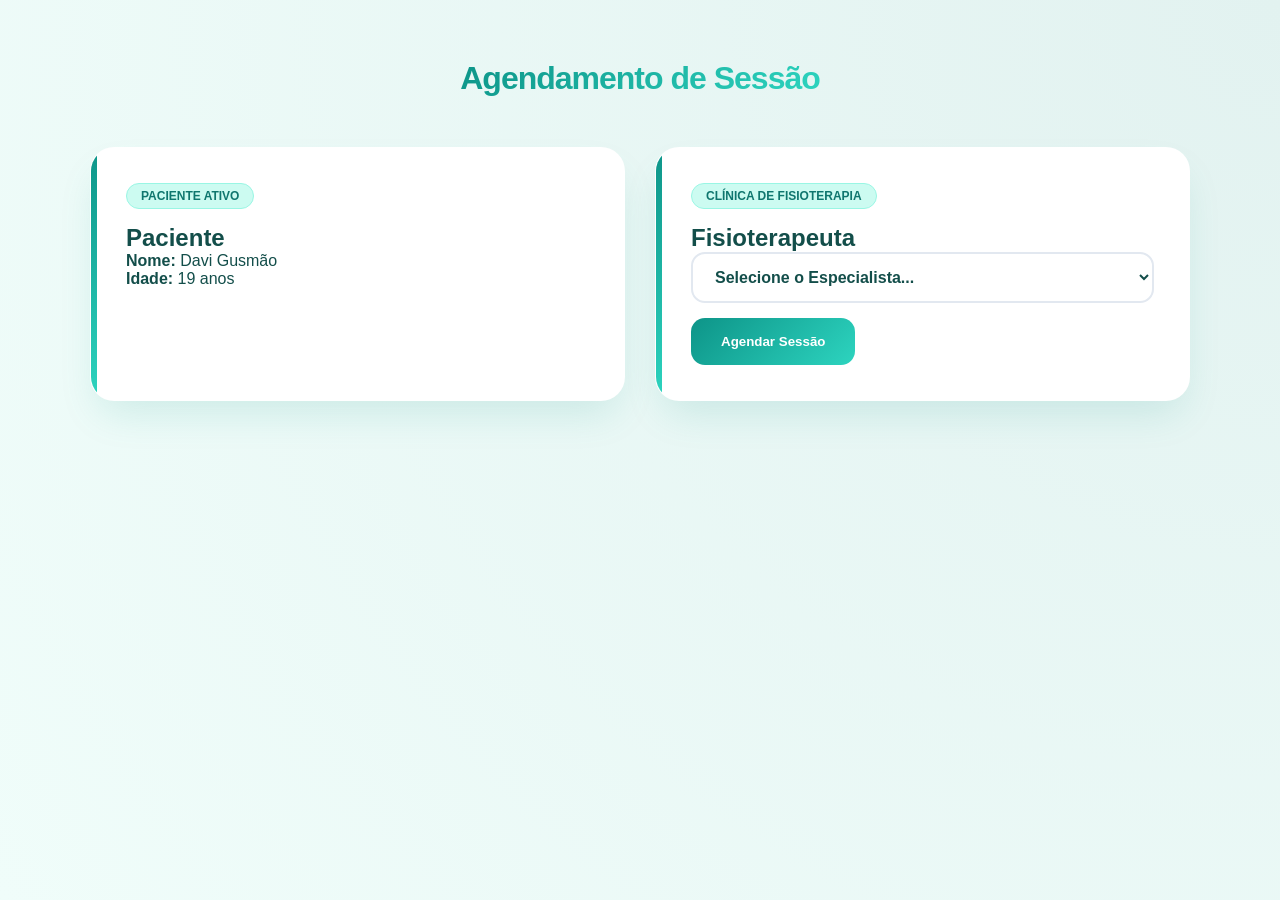
<file: ClinicaProject/src/Clinica.Web/index.html>
<!DOCTYPE html>
<html lang="pt-br">
<head>
    <meta charset="UTF-8">
    <meta name="viewport" content="width=device-width, initial-scale=1.0">
    <link rel="stylesheet" href="index.css">
    <script src="./index.js" defer></script>
    <title>FisioPlan - Agendamento</title>
</head>
<body>
    <!-- Fundo decorativo sutil -->
    <div class="background-decor"></div>
    
    <div class="titulo-pagina">Agendamento de Sessão</div>

    <main class="Agendamento">
        <!-- Card Paciente -->
        <section class="card-info">
            <div class="badge-status">Paciente Ativo</div>
            <h2>Paciente</h2>
            <div class="dados-pessoais">
                <p><strong>Nome:</strong> <span id="nomePaciente">Davi Gusmão</span></p>
                <p><strong>Idade:</strong> 19 anos</p>
            </div>
        </section>

        <!-- Card Seleção de Fisioterapeuta -->
        <section class="card-info terapeuta">
            <div class="badge-status">Clínica de Fisioterapia</div>
            <h2>Fisioterapeuta</h2>
            <div class="acao-grupo">
                <select id="selectTerapeutaPrincipal" class="input-moderno">
                    <option value="">Selecione o Especialista...</option>
                    <option value="Dr. Davi Gusmão (Fisioterapia Esportiva)">Dr. Davi Gusmão (Fisioterapia Esportiva)</option>
                    <option value="Dra. Ana Freitas (RPG / Pilates)">Dra. Ana Freitas (RPG / Pilates)</option>
                    <option value="Dr. Adolfo Martins (Ortopedia)">Dr. Adolfo Martins (Ortopedia)</option>
                    <option value="Dra. Nubia Andrade (Neurofuncional)">Dra. Nubia Andrade (Neurofuncional)</option>
                </select>
                <button id="btnAbrir" class="btn-primario">Agendar Sessão</button>
            </div>
        </section>

        <!-- Modal de Agendamento (Popup) -->
        <dialog id="modalAgenda" class="modal-moderno">
            <!-- TOAST DE ERRO MOVIDO PARA DENTRO (Evita o borrão do backdrop) -->
            <div id="toastErro" class="toast-interno">
                <span style="font-size: 1.2rem;">⚠️</span>
                <div>
                    <strong style="display:block; color:#ef4444; font-size: 0.8rem;">Atenção</strong>
                    <p id="mensagemErro" style="margin:0; color:#64748b; font-size:0.85rem; font-weight: 600;">Mensagem de erro aqui...</p>
                </div>
            </div>

            <div class="modal-header">
                <h2>Nova Sessão</h2>
            </div>
            <div class="modal-body">
                <div class="passo">
                    <label>1. Profissional Responsável</label>
                    <select id="selectTerapeuta" class="input-moderno">
                        <option value="">Selecione...</option>
                        <option value="Dr. Davi Gusmão (Fisioterapia Esportiva)">Dr. Davi Gusmão (Fisioterapia Esportiva)</option>
                        <option value="Dra. Ana Freitas (RPG / Pilates)">Dra. Ana Freitas (RPG / Pilates)</option>
                        <option value="Dr. Adolfo Martins (Ortopedia)">Dr. Adolfo Martins (Ortopedia)</option>
                        <option value="Dra. Nubia Andrade (Neurofuncional)">Dra. Nubia Andrade (Neurofuncional)</option>
                    </select>
                </div>
                <div class="passo">
                    <label>2. Data do Atendimento</label>
                    <input type="date" id="dataAgendamento" class="input-moderno">
                </div>
                <div class="passo">
                    <label>3. Horários de Reabilitação</label>
                    <div id="containerHorarios" class="horarios-grid">
                        <!-- Gerado dinamicamente pelo JS -->
                    </div>
                </div>
            </div>
            <div class="modal-footer" style="padding: 0 35px 35px; display: flex; gap: 15px;">
                <button id="btnFechar" class="btn-primario" style="background: #f1f5f9; color: #5f7d7b; flex: 1;">Cancelar</button>
                <button id="confirmarAgendamento" class="btn-primario" style="flex: 1.5;">Confirmar Sessão</button>
            </div>
        </dialog>

        <!-- Modal de Sucesso -->
        <dialog id="modalSucesso" class="modal-moderno success-variant">
            <div class="icon-check">✓</div>
            <h2>Sessão Confirmada!</h2>
            <div id="dadosConfirmados" class="resumo-sucesso">
                <!-- Informações injetadas pelo JS -->
            </div>
            <div style="padding: 0 35px 35px;">
                <button onclick="location.reload()" class="btn-primario" style="width: 100%;">Voltar ao Início</button>
            </div>
        </dialog>
    </main>
</body>
</html>
</file>
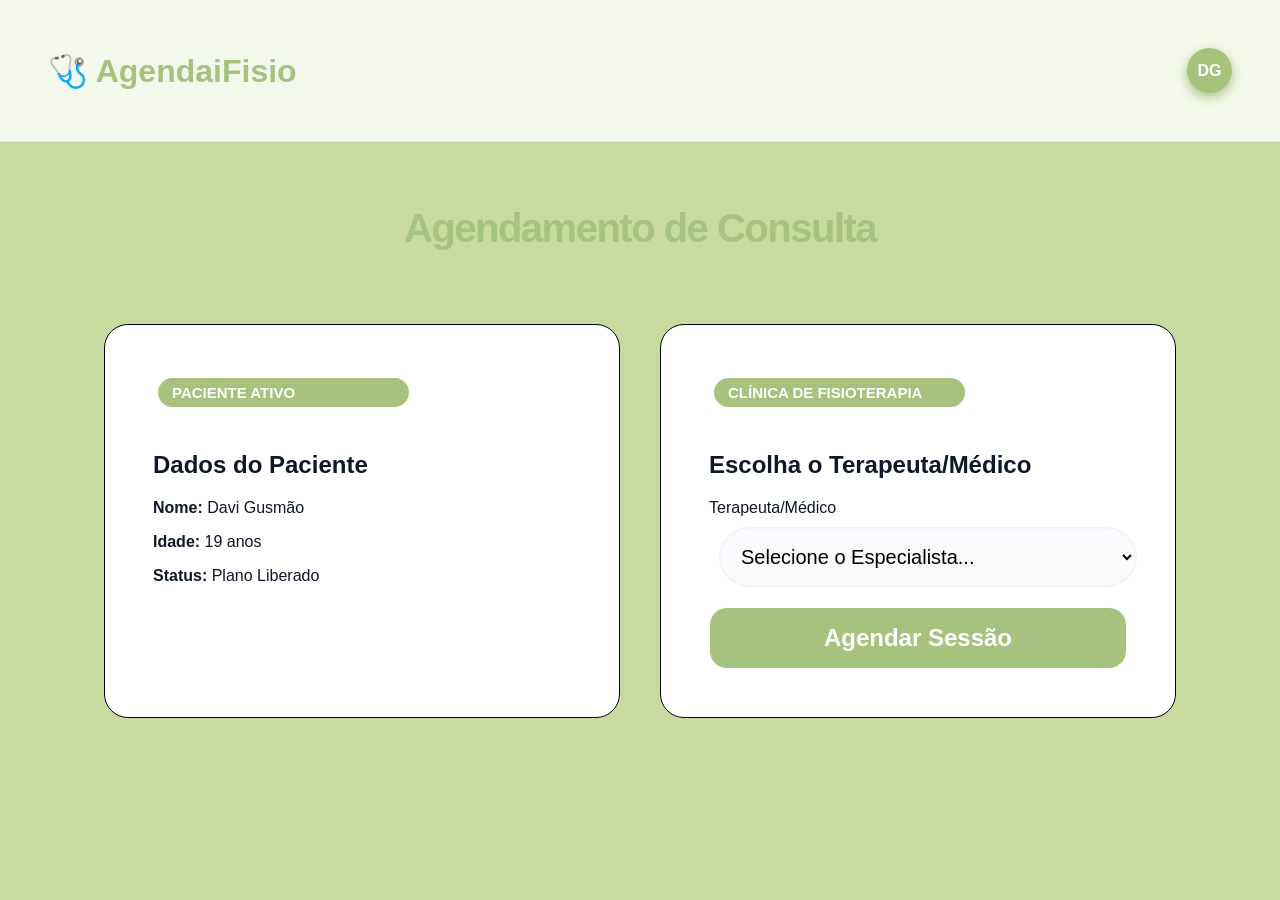
<file: ClinicaProject/src/Clinica.Web/Tela de Agendamento/index.html>
<!DOCTYPE html>
<html lang="pt-br">
<head>
    <meta charset="UTF-8">
    <meta name="viewport" content="width=device-width, initial-scale=1.0">
    <title>Agendar Sessão - AgendaiFisio</title>
    <link rel="stylesheet" href="index.css">
</head>
<body>

    <!-- Header com Menu de Conta -->
    <header class="navbar">
        <div class="logo">🩺 AgendaiFisio</div>
        
        <div class="perfil-container" id="perfilMenu">
            <div class="avatar">DG</div>
            <div class="dropdown-conta">
                <div class="user-header">
                    <strong>Davi Gusmão</strong>
                    <span>davigusmao@email.com</span>
                </div>
                <hr>
                <a href="TelaPaciente.html">👤 Meus Dados</a>
                <a href="TelaPaciente.html">📅 Minhas Consultas</a>
                <a href="login.html" class="logout">🚪 Sair</a>
            </div>
        </div>
    </header>

    <main class="container-agendamento">
        <h1 class="titulo-sessao">Agendamento de Consulta</h1>

        <div class="cards-grid">
            <!-- Card Informativo do Paciente -->
            <article class="card-moderno card-paciente">
                <span class="badge">Paciente Ativo</span>
                <h2>Dados do Paciente</h2>
                <div class="info-paciente">
                    <p><strong>Nome:</strong> Davi Gusmão</p>
                    <p><strong>Idade:</strong> 19 anos</p>
                    <p><strong>Status:</strong> Plano Liberado</p>
                </div>
            </article>

            <!-- Card de Escolha de Profissional -->
            <article class="card-moderno card-fisioterapeuta">
                <span class="badge">Clínica de Fisioterapia</span>
                <h2>Escolha o Terapeuta/Médico</h2>
                
                <div class="campo-selecao">
                    <label for="selectFisio">Terapeuta/Médico</label>
                    <select id="selectFisio" class="select-premium">
                        <option value="" disabled selected>Selecione o Especialista...</option>
                        <option value="Dr. Davi Vinciaqui (Esportiva)">Dr. Davi Vinciaqui (Esportiva)</option>
                        <option value="Dra. Ana Caroline (Reabilitação)">Dra. Ana Caroline (Reabilitação)</option>
                        <option value="Dr. Adolfo Martins (Osteopatia)">Dr. Adolfo Martins (Osteopatia)</option>
                    </select>
                </div>

                <button id="btnAgendar" class="btn-agendar-main">Agendar Sessão</button>
            </article>
        </div>
    </main>

    <!-- POPUP 1: MARCAR HORÁRIO -->
    <dialog id="modalAgenda" class="modal-moderno">
        <div class="modal-header">
            <h2>Marcar Horário</h2>
            <!-- Clique no X agora fecha o modal corretamente -->
            <button class="btn-fechar-x" type="button" onclick="this.closest('dialog').close()">×</button>
        </div>
        <div class="modal-body">
            <div id="erroModal" class="mensagem-error-modal" style="display: none; background: #fee2e2; color: #dc2626; padding: 10px; border-radius: 8px; margin-bottom: 15px;">
                <span id="textoErroModal">⚠️ Por favor, escolha a data e o horário.</span>
            </div>

            <div class="passo">
                <label>Especialista Confirmado</label>
                <input type="text" id="modalEspecialista" class="input-premium" readonly style="background: #f1f5f9; cursor: not-allowed;">
            </div>
            <div class="passo">
                <label>Escolha o Dia</label>
                <!-- onkeydown="return false" impede digitar a data manualmente -->
                <input type="date" id="modalData" class="input-premium" onkeydown="return false" required>
            </div>
            <div class="passo">
                <label>Horários Disponíveis</label>
                <div id="gridHorarios" class="horarios-grid">
                    <!-- Gerado via JS -->
                </div>
            </div>

            <button id="btnConfirmarAgendamento" class="btn-confirmar-full" type="button">Confirmar Agendamento</button>
        </div>
    </dialog>

    <!-- POPUP 2: SUCESSO -->
    <dialog id="modalSucesso" class="modal-moderno">
        <div class="modal-body-centralizado">
            <div class="icon-sucesso" style="font-size: 4rem; margin-bottom: 1rem;">✅</div>
            <h2>Agendado com Sucesso!</h2>
            <p>Confira os detalhes da sua sessão:</p>
            
            <div class="resumo-agendamento" style="background: #f8fafc; padding: 20px; border-radius: 16px; margin: 20px 0; text-align: left; border: 1px solid #e2e8f0;">
                <p style="margin: 5px 0;"><strong>Profissional:</strong> <span id="resumoMedico">--</span></p>
                <p style="margin: 5px 0;"><strong>Data:</strong> <span id="resumoData">--</span></p>
                <p style="margin: 5px 0;"><strong>Horário:</strong> <span id="resumoHora">--</span></p>
            </div>

            <button id="btnProximoPasso" class="btn-confirmar-full" type="button">Continuar</button>
        </div>
    </dialog>
<!-- POPUP 1.5: FORMULÁRIO DE SINTOMAS (TRIAGEM) -->
<dialog id="modalTriagem" class="modal-moderno">
    <div class="modal-header">
        <h2>📋 Conte-nos o que sente</h2>
        <button class="btn-fechar-x" type="button" onclick="this.closest('dialog').close()">×</button>
    </div>
    <div class="modal-body">
        <!-- DIV DE ERRO ADICIONADA AQUI -->
        <div id="erroTriagem" class="mensagem-error-modal" style="display: none; background: #fee2e2; color: #dc2626; padding: 10px; border-radius: 8px; margin-bottom: 15px;">
            <span id="textoErroTriagem">⚠️ Por favor, descreva seus sintomas.</span>
        </div>
    </div>

        <p style="color: #64748b; margin-bottom: 15px;">Essas informações ajudam o especialista a se preparar para sua consulta.</p>
        
        <div class="passo">
               <div class="campo-selecao">
        <label for="tiposSintomas">Sintomas</label>
            <select class="select-premium" name="Sintomas">
                    <option value="" disabled selected>Selecione o seu Sintomas</option>
                    <option value="Dor de cabeça">Dor de cabeça</option>
                    <option value="Dor na  lombar">Dor na parte Lombar</option>
                    <option value="Dor nas costas ">Dor nas costas</option>
            </select>
        </div>
    </div>

        <button id="btnFinalizarTriagem" class="btn-confirmar-full" type="button" style="margin-top: 10px;">Salvar e Confirmar Agendamento</button>
    </div>
</dialog>


    <!-- POPUP 3: NAVEGAÇÃO PÓS-AGENDAMENTO -->
    <dialog id="modalNavegacao" class="modal-moderno">
        <div class="modal-body-centralizado">
            <div class="icon-pergunta" style="font-size: 4rem; margin-bottom: 1rem;">📅</div>
            <h2>O que deseja fazer?</h2>
            <p>Seu agendamento foi salvo com segurança.</p>
            
            <div class="botoes-duplos" style="display: flex; flex-direction: column; gap: 10px; margin-top: 20px;">
                <a href="../Tela Consulta Paciente/TelaPaciente.html" class="btn-confirmar-full" style="text-decoration: none; text-align: center;">Sim, ver minhas consultas</a>
                <button onclick="location.reload()" class="btn-outline-full" type="button" style="padding: 15px; border-radius: 12px; border: 2px solid #e2e8f0; background: none; cursor: pointer; font-weight: bold;">Agendar outra sessão</button>
            </div>
        </div>
    </dialog>

    <!-- TOAST DE ERRO TELA PRINCIPAL -->
    <div id="toastErro" class="toast-erro">
        <span id="msgErro">⚠️ Selecione um especialista antes de agendar.</span>
    </div>

    <script src="index.js"></script>
</body>
</html>
</file>
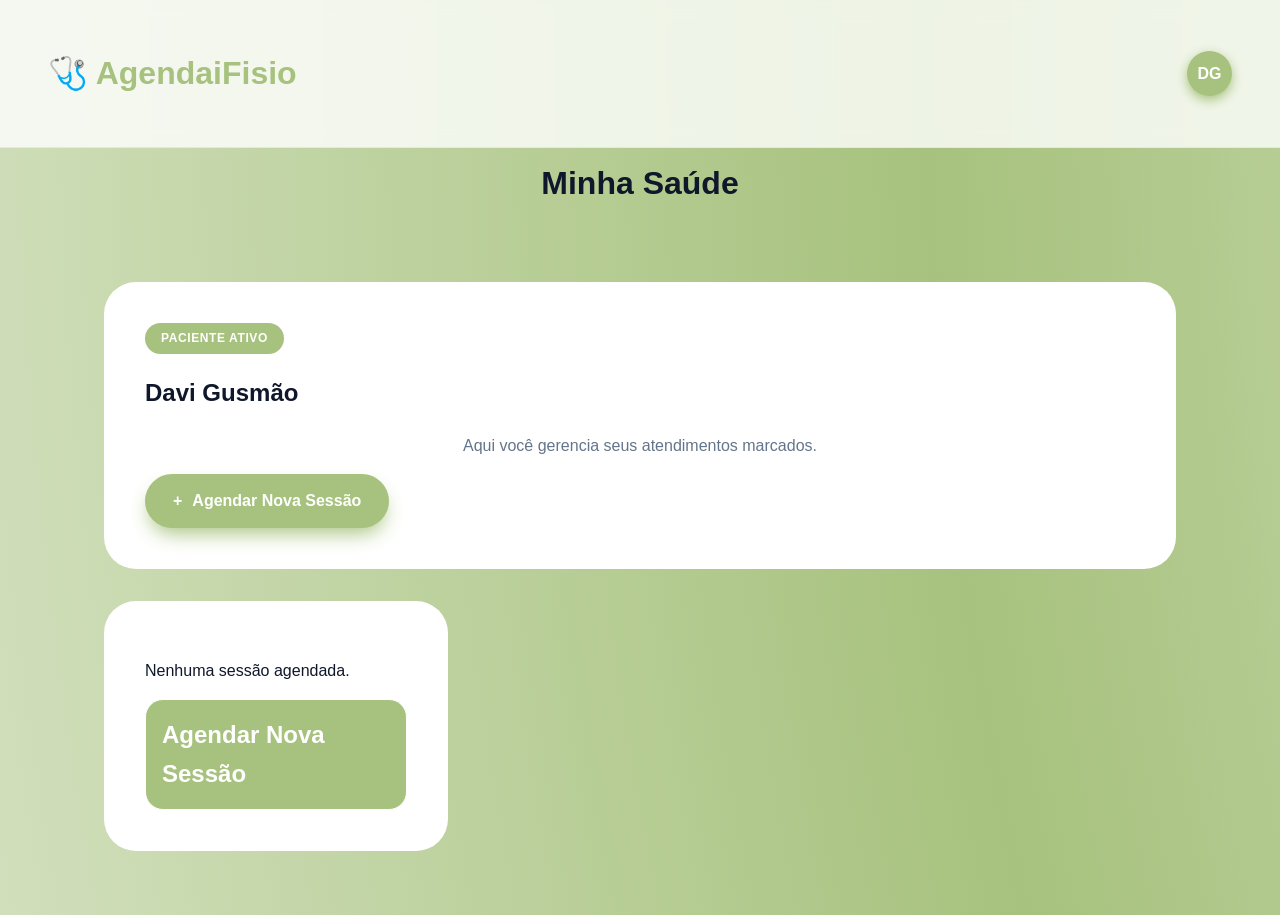
<file: ClinicaProject/src/Clinica.Web/Tela Consulta Paciente/TelaPaciente.html>
<!DOCTYPE html>
<html lang="pt-br">
<head>
    <meta charset="UTF-8">
    <meta name="viewport" content="width=device-width, initial-scale=1.0">
    <link rel="stylesheet" href="../Tela de Agendamento/index.css">
    <link rel="stylesheet" href="TelaPaciente.css">
    <title>Minha Saúde - AgendaiFisio</title>
</head>
<body>

    
    <header class="navbar">
        <div class="logo">🩺 AgendaiFisio</div>
        
        <div class="perfil-container" id="perfilMenu">
            <div class="avatar">DG</div>
            <div class="dropdown-conta">
                <div class="user-header">
                    <strong>Davi Gusmão</strong>
                    <span>davigusmao@email.com</span>
                </div>
                <hr>
                <a href="TelaPaciente.html">👤 Meus Dados</a>
                <a href="TelaPaciente.html">📅 Minhas Consultas</a>
                <a href="login.html" class="logout">🚪 Sair</a>
            </div>
        </div>
    </header>

    <h1 class="minhaSaude">Minha Saúde</h1>

    <main class="container-agendamento">
        <article class="card-moderno card-perfil-paciente">
            <span class="paciente-ativo">Paciente Ativo</span>
            <h2 class="nome-paciente">Davi Gusmão</h2>
            <p class="subtitulo-paciente">Aqui você gerencia seus atendimentos marcados.</p>
            <div id="areaAtalho" class="atalho-agendamento">
                <a href="index.html" class="btn-agendar-atalho"><span>+</span> Agendar Nova Sessão</a>
            </div>
        </article>

            <div id="listaConsultas" class="cards-grid">
    <!-- O JavaScript vai inserir os cards aqui antes ou depois deste ID -->
            <div id="statusConsultaVazio" class="card-moderno card-vazio">
        <p class="msg-vazio">Nenhuma sessão agendada.</p>
        <a href="index.html" class="btn-agendar-main">Agendar Nova Sessão</a>
    </div>
</div>
    </main>

    <dialog id="modalAvisoCancel" class="modal-moderno">
        <div class="modal-content">
            <div class="modal-icon">⚠️</div>
            <h3 class="modal-titulo-erro">Desmarcar Sessão?</h3>
            <p class="modal-subtitulo">Essa ação não pode ser desfeita. Deseja realmente cancelar?</p>

            <div class="botoes-duplos-stack">
                <button id="confirmarCancelamento" class="btn-confirmar-full btn-perigo">Sim, Desmarcar Sessão</button>
               <button type="button" 
                onclick="this.closest('dialog').close()" 
                class="btn-outline-full">
                Não, Manter Consulta/Sessão
                </button>
            </div>
        </div>
    </dialog>
    <dialog id="modalVerSintomas" class="modal-moderno">
    <div class="modal-header">
        <h2>📋 Meus Sintomas</h2>
        <button class="btn-fechar-x" type="button" onclick="this.closest('dialog').close()">×</button>
    </div>
    <div class="modal-body">
        <div class="caixa-sintomas-view" id="textoSintomasPaciente" style="background: #f1f5f9; padding: 15px; border-radius: 12px; color: #475569; line-height: 1.5;">
            <!-- Texto injetado aqui -->
        </div>
        <button onclick="this.closest('dialog').close()" class="btn-confirmar-full" style="margin-top: 20px;">Fechar</button>
    </div>
</dialog>


    <script src="TelaPaciente.js"></script>
</body>
</html>
</file>
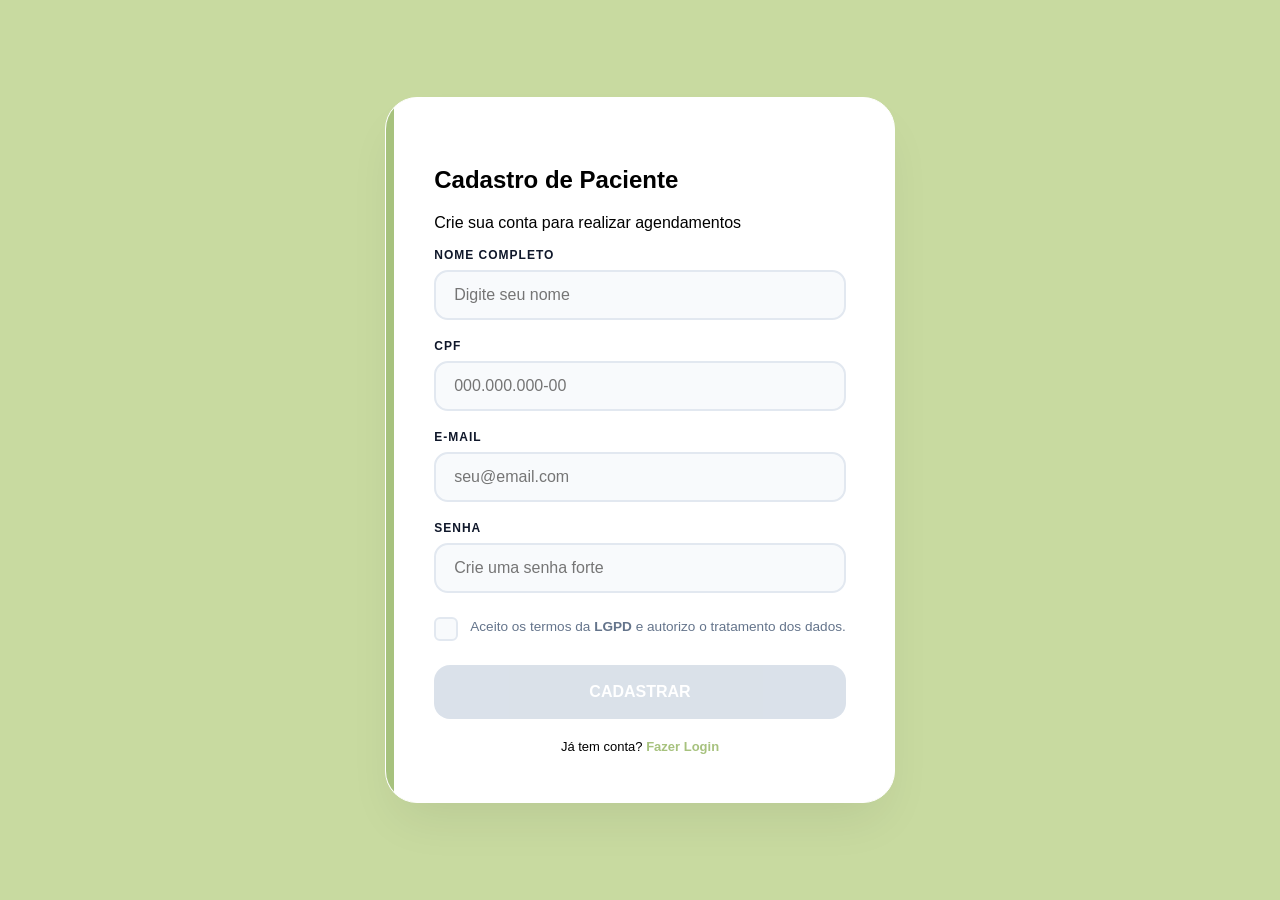
<file: ClinicaProject/src/Clinica.Web/Tela de Cadastro/cadastroPaciente.html>
<!DOCTYPE html>
<html lang="pt-br">
<head>
    <meta charset="UTF-8">
    <meta name="viewport" content="width=device-width, initial-scale=1.0">
    <title>Cadastro Paciente - Sistema de Agendamento</title>
    <link rel="stylesheet" href="teladecadastro.css">
    
</head>
<body>

    <div class="auth-card">
        <form class="auth-box">
            <h2>Cadastro de Paciente</h2>
            <p>Crie sua conta para realizar agendamentos</p>

            <div class="input-group">
                <label for="nomeCadastro">Nome Completo</label>
                <input type="text" id="nomeCadastro" placeholder="Digite seu nome" class="input-estilizado" required>
            </div>

            <div class="input-group">
                <label for="cpfCadastro">CPF</label>
                <input type="text" id="cpfCadastro" pattern="\d{3}\.\d{3}\.\d{3}-\d{2}"  placeholder="000.000.000-00" maxlength="14" class="input-estilizado" required>
            </div>

            <div class="input-group">
                <label for="emailCadastro">E-mail</label>
                <input type="email" id="emailCadastro" placeholder="seu@email.com" class="input-estilizado" required>
            </div>

            <div class="input-group">
                <label for="senhaCadastro">Senha</label>
                <input type="password"  id="senhaCadastro" placeholder="Crie uma senha forte" class="input-estilizado">
            </div>

                <label class="lgpd-container">
                    <input type="checkbox" id="checkLGPD">
                    <span class="checkmark"></span>
                    <span class="lgpd-text">
                        Aceito os termos da <strong>LGPD</strong> e autorizo o tratamento dos dados.
                    </span>
                </label>

            <button type="button" id="btnCadastrar" class="btn-auth" disabled>CADASTRAR</button>

            <dialog id="modalSucessoCadastro" class="modal-moderno">
                <h2>Cadastro com Sucesso</h2>
                <p>Seu cadastro foi realizado com sucesso! Seja bem vindo ao nosso sistema.</p>
                <button id="btnRedirecionar" href="../tela de login/login.html">Voltar ao Login</button>
            </dialog>
            <!-- NOVO: MODAL DE ERRO -->
            <dialog id="mnodalErro" class="modal-erro">
                <h2 style="color: #d32f2f;">Ops! Algo deu errado</h2>
                <p id="mensagemErro">Verifique os dados preenchidos.</p>
                <button onclick="this.closest('dialog').close()" class="btn-fechar">Tentar Novamente</button>
            </dialog>
            
            <div class="auth-footer" style="margin-top: 20px; font-size: 13px;">
                <span>Já tem conta? <a href="../tela de login/login.html" style="color: #A7C27E; text-decoration: none; font-weight: bold;">Fazer Login</a></span>
            </div>
        </form>
    </div>

    <script src="cadastro.js"></script>
</body>
</html>
</file>
<file: ClinicaProject/src/Clinica.Web/index.css>
/* ============================================================
   1. DESIGN SYSTEM - FISIOTERAPIA (CORES E TOKENS)
============================================================ */
:root {
    --primary-grad: linear-gradient(135deg, #0d9488 0%, #2dd4bf 100%);
    --success-grad: linear-gradient(135deg, #10b981 0%, #34d399 100%);
    --primary-solid: #0d9488;
    --primary-light: #ccfbf1;
    
    --bg: #f0fdfa;
    --branco: #ffffff;
    --text-main: #134e4a;
    --text-light: #5f7d7b;
    
    --radius-lg: 24px;
    --radius-md: 14px;
    --shadow-color: rgba(13, 148, 136, 0.15);
    --shadow-vibrant: 0 20px 40px -10px var(--shadow-color);
    --transition: all 0.3s cubic-bezier(0.4, 0, 0.2, 1);
}

/* ============================================================
   2. RESET & LAYOUT
============================================================ */
* { margin: 0; padding: 0; box-sizing: border-box; font-family: 'Inter', sans-serif; }

body {
    background: radial-gradient(circle at top right, #e2f2f0, var(--bg));
    color: var(--text-main);
    display: flex;
    flex-direction: column;
    align-items: center;
    padding: 60px 20px;
    min-height: 100vh;
    -webkit-font-smoothing: antialiased;
}

.titulo-pagina {
    font-size: 2rem;
    font-weight: 850;
    margin-bottom: 50px;
    letter-spacing: -1px;
    background: var(--primary-grad);
    -webkit-background-clip: text;
    -webkit-text-fill-color: transparent;
}

.Agendamento {
    display: grid;
    grid-template-columns: repeat(auto-fit, minmax(350px, 1fr));
    gap: 30px;
    width: 100%;
    max-width: 1100px;
}

/* ============================================================
   3. CARDS (ESTILO CLÍNICO)
============================================================ */
.card-info {
    background: var(--branco);
    padding: 35px;
    border-radius: var(--radius-lg);
    box-shadow: var(--shadow-vibrant);
    border: 1px solid rgba(255, 255, 255, 0.7);
    transition: var(--transition);
    position: relative;
    overflow: hidden;
}

.card-info:hover {
    transform: translateY(-8px);
}

.card-info::before {
    content: "";
    position: absolute;
    top: 0; left: 0; width: 6px; height: 100%;
    background: var(--primary-grad);
}

.badge-status {
    background: var(--primary-light);
    color: #0f766e;
    padding: 5px 14px;
    border-radius: 20px;
    font-size: 0.75rem;
    font-weight: 800;
    text-transform: uppercase;
    display: inline-block;
    margin-bottom: 15px;
    border: 1px solid #99f6e4;
}

/* ============================================================
   4. INPUTS E BOTÕES
============================================================ */
.input-moderno {
    width: 100%;
    padding: 14px 18px;
    border-radius: var(--radius-md);
    border: 2px solid #e2e8f0;
    background: #fff;
    font-size: 1rem;
    font-weight: 600;
    transition: var(--transition);
    margin-bottom: 15px;
    color: var(--text-main);
}

.btn-primario {
    background: var(--primary-grad);
    color: white;
    border: none;
    padding: 16px 30px;
    border-radius: var(--radius-md);
    font-weight: 700;
    cursor: pointer;
    transition: var(--transition);
}

/* ============================================================
   5. MODAIS E TOAST INTERNO (SEM BORRÃO)
============================================================ */
.modal-moderno {
    border: none;
    border-radius: 20px;
    padding: 0;
    width: 95%;
    max-width: 550px;
    margin: auto;
    position: relative; /* Necessário para o toast interno se posicionar */
    box-shadow: 0 40px 100px -20px rgba(0,0,0,0.3);
}

.modal-moderno::backdrop {
    background: rgba(19, 78, 74, 0.4);
    backdrop-filter: blur(10px);
}

/* TOAST INTERNO: Aparece dentro do Modal, nítido e sem borrão */
.toast-interno {
    position: absolute;
    top: 15px;
    left: 50%;
    transform: translateX(-50%) translateY(-20px);
    width: 90%;
    background: white;
    padding: 12px 20px;
    border-radius: 16px;
    display: none; /* Controlado pelo JS */
    align-items: center;
    gap: 12px;
    z-index: 100;
    box-shadow: 0 10px 30px rgba(0,0,0,0.1);
    border: 1px solid #fee2e2;
    transition: var(--transition);
}

.toast-visible {
    display: flex !important;
    transform: translateX(-50%) translateY(0);
    animation: shake 0.4s ease-in-out;
}

.modal-header { padding: 35px; background: var(--primary-grad); color: white; text-align: center; }
.modal-body { padding: 35px; }

.horarios-grid {
    display: grid;
    grid-template-columns: repeat(3, 1fr);
    gap: 12px;
    margin-top: 15px;
}

.btn-hora {
    padding: 12px;
    border-radius: 12px;
    border: 2px solid #f1f5f9;
    background: #fff;
    cursor: pointer;
    font-weight: 700;
    color: var(--text-light);
}

.btn-hora.selecionado {
    background: var(--primary-solid);
    color: white;
    border-color: var(--primary-solid);
}

/* ============================================================
   6. SUCESSO E ANIMAÇÕES
============================================================ */
/* Container de Resumo Modernizado */
/* Container Principal do Modal de Sucesso */
.modal-moderno.success-variant {
    padding: 50px 40px; /* Aumentei o espaço interno (cima/baixo e lados) */
    display: flex;
    flex-direction: column;
    align-items: center; /* Centraliza tudo horizontalmente */
    text-align: center;
}

/* Ícone de Check centralizado e com espaço */
.icon-check {
    margin-bottom: 25px;
    box-shadow: 0 10px 20px rgba(16, 185, 129, 0.2);
}

/* Título da Sessão */
.modal-moderno h2 {
    margin-bottom: 30px;
    font-size: 1.8rem;
    color: var(--text-main);
}

/* Ajuste no Quadro de Resumo (Onde estão os dados) */
.resumo-sucesso {
    width: 100%; /* Garante que ocupe a largura disponível com respiro */
    max-width: 420px; /* Evita que fique largo demais em telas grandes */
    background: var(--branco);
    padding: 35px;
    border-radius: 24px;
    border: 1px solid #e2f2f0;
    box-shadow: var(--shadow-vibrant);
    margin-bottom: 40px; /* Espaço generoso antes do botão */
    
    /* Alinhamento interno dos itens */
    display: flex;
    flex-direction: column;
    gap: 25px; /* Espaçamento entre as linhas (Paciente, Médico, etc) */
}

/* Estilo de cada linha de informação */
.resumo-item {
    display: flex;
    flex-direction: column;
    align-items: center; /* Centraliza o texto de cada info */
    gap: 8px;
}

.resumo-item strong {
    font-size: 0.75rem;
    letter-spacing: 1.5px;
    color: var(--text-light); /* Cor mais suave para o rótulo */
}

.resumo-item p {
    font-size: 1.1rem;
    font-weight: 700;
    color: var(--primary-solid); /* Destaque na cor da fisioterapia */
}
.modal-moderno.success-variant .btn-primario {
    width: 100%;
    max-width: 300px; /* Botão centralizado e não tão largo */
    padding: 18px;
    border-radius: 18px;
    font-size: 1rem;
}
/* No seu CSS, remova qualquer display fixo do dialog de sucesso */
#modalSucesso {
    display: none; /* Oculta por padrão */
}

/* Quando o navegador abre o dialog pelo JS, ele usa display: block internamente */
#modalSucesso[open] {
    display: flex;
    flex-direction: column;
    align-items: center;
    justify-content: center;
}

@keyframes shake {
    0%, 100% { transform: translateX(-50%); }
    25% { transform: translateX(-52%); }
    75% { transform: translateX(-48%); }
}

@keyframes slideIn {
    from { transform: translateX(100%); opacity: 0; }
    to { transform: translateX(0); opacity: 1; }
}
</file>
<file: ClinicaProject/src/Clinica.Web/Tela de Agendamento/index.css>
/* ============================================================
   1. DESIGN SYSTEM & TOKENS
============================================================ */
:root {
    --brand: #A7C27E;        
    --brand-soft: #A7C27E;
    --success: #22c55e;
    --error: #ff4d4d;
    --bg-app: #f8fafc;
    --branco: #ffffff;
    --texto: #0f172a;
    --texto-muted: #64748b;
    --radius: 24px;
    --transition: all 0.4s cubic-bezier(0.4, 0, 0.2, 1);
    --shadow-soft: 0 10px 30px -10px rgba(0,0,0,0.05);
}

* { box-sizing: border-box; }

/* ============================================================
   2. LAYOUT BASE & NAVBAR
============================================================ */
body {
    margin: 0;
    font-family: 'Inter', sans-serif;
    color: var(--texto);
    min-height: 100vh;
    background: #C8DAA0;


}

.navbar {
    padding: 3rem;
    display: flex;
    justify-content: space-between;
    align-items: center;
    background: rgba(255, 255, 255, 0.8);
    backdrop-filter: blur(10px);
    border-bottom: 1px solid #e2e8f0;
    position: sticky;
    top: 0; 
    z-index: 100;
}
.navbar:hover{
    font: white;
}

.logo { 
    font-weight: 900; 
    color: var(--brand); 
    font-size: 2rem; 
    text-decoration: none; 
    display: flex;
    align-items: center;
    gap: 10px;
}
h1{
    height: 70px;
    padding: 0;
    margin: 0;
    justify-content: space-between;

}
img{
    height: 60px;
    width: auto;
}

/* MENU PERFIL (DROPDOWN ORGANIZADO) */
.perfil-container { position: relative; cursor: pointer; }

.avatar {
    width: 45px; height: 45px;
    background: var(--brand);
    color: white;
    border-radius: 50%;
    display: grid; place-items: center;
    font-weight: 800;
    box-shadow: 0 4px 12px var(--brand-soft);
}

.dropdown-conta {
    position: absolute;
    top: 120%; right: 0;
    width: 260px;
    background: var(--branco);
    border-radius: 20px;
    box-shadow: 0 25px 50px -12px rgba(0,0,0,0.15);
    padding: 1rem; /* Padding reduzido para os links encostarem nas bordas no hover */
    opacity: 0; visibility: hidden;
    transform: translateY(10px);
    transition: var(--transition);
    border: 1px solid #e2e8f0;
    color: var(--branco);
}

.perfil-container:hover .dropdown-conta {
    opacity: 1; visibility: visible;
    transform: translateY(0);
    color: var(--branco);
}

/* Informações do Usuário no Topo do Dropdown */
.user-header {
    padding: 0.5rem 0.5rem 1rem 0.5rem;
    display: flex;
    flex-direction: column;
}

.user-header strong { font-size: 1rem; color: var(--texto); }
.user-header span { font-size: 0.85rem; color: var(--texto-muted); }

.dropdown-conta hr {
    border: 0;
    border-top: 1px solid #f1f5f9;
    margin: 0.5rem 0;
}

/* Estilização dos Links do Menu */
.dropdown-conta a {
    display: flex;
    align-items: center;
    gap: 12px;
    padding: 12px 10px;
    color: var(--texto);
    text-decoration: none !important; /* Remove o sublinhado roxo */
    font-size: 0.95rem;
    font-weight: 600;
    border-radius: 12px;
    transition: 0.2s;
}

.dropdown-conta a:hover {
    background: var(--brand-soft);
    color: var(--branco);
}

/* Cor especial para o botão Sair */
.dropdown-conta a.logout { color: var(--error); }
.dropdown-conta a.logout:hover { background: #fff5f5; }

/* ============================================================
   3. CARDS DE AGENDAMENTO
============================================================ */
.container-agendamento { 
    padding: 4rem; 
    max-width: 1200px; 
    margin: 0 auto; 

}
.titulo-sessao { font-size: 2.5rem; 
    font-weight: 900; 
    text-align: center; 
    margin-bottom: 3rem; 
    letter-spacing: -1.5px; 
    color: var(--brand); }

.cards-grid {
    display: grid;
    grid-template-columns: repeat(auto-fit, minmax(350px, 1fr));
    gap: 2.5rem;
}

.card-moderno {
    background: var(--branco);
    padding: 3rem;
    border-radius: var(--radius);
    box-shadow: var(--brand-soft);
    border: 1px solid #000000;
    transition: var(--transition);
}

.card-moderno:hover { 
    transform: translateY(-8px); 
    box-shadow: 0 1px 15px var(--texto) ;
    border-color: var(--brand);
}

.badge {
    width: 60%;
    margin: 5px;
    background: var(--brand-soft);
    color: var(--branco);
    padding: 6px 14px;
    border-radius: 100px;
    font-size: 15px;
    font-weight: 800;
    text-transform: uppercase;
    display: inline-block;
    margin-bottom: 1.5rem;

}


/* ============================================================
   4. FORMULÁRIOS (INPUTS E BOTÕES)
============================================================ */
.select-premium, .input-premium {
    width: 100%;
    margin: 10px;
    padding: 16px;
    border-radius: 30px;
    border: 2px solid #f1f5f9;
    background: #f8fafc;
    font-size: 20px;
    font-weight: 300;
    outline: none;
    transition: var(--transition);
}

.select-premium:focus, .input-premium:focus { border-color: var(--brand); background: #fff; }

.btn-agendar-main, .btn-confirmar-full {
    width: 100%;
    padding: 1rem;
    margin-top: 10px;
    border-radius: 18px;
    border: 1px solid;
    background: var(--brand);
    color: white !important;
    font-weight: 800;
    font-size: 1.5rem;
    cursor: pointer;
    transition: var(--transition);
    
    text-decoration: #A7C27E;
    display: flex; 
    justify-content: center; 
    align-items: center;
}

.btn-agendar-main:hover, .btn-confirmar-full:hover { 
    transform: scale(1.02); 
    filter: brightness(1.1); }

.btn-outline-full {
    width: 100%;
    padding: 1rem;
    margin-top: 10px;
    border-radius: 18px;
    border: 2px solid #e2e8f0;
    background: transparent;
    color: var(--texto-muted) !important;
    font-weight: 700;
    cursor: pointer;
    transition: 0.3s;
    text-decoration: none;
    display: flex; justify-content: center; align-items: center;
}

/* ============================================================
   5. SISTEMA DE POPUPS (MODAIS)
============================================================ */
dialog::backdrop {
    background: rgba(15, 23, 42, 0.6);
    backdrop-filter: blur(10px);
    z-index: 999;
}

.modal-moderno { /* Ocupa no máximo 95% da altura da tela *//* Esconde qualquer barra de rolagem do modal */
    flex-direction: column;
    gap: 8px;
    max-width: 180px;

    padding-right: 5px;
    margin: 0;
    border: none;
    padding: 1.5rem;
    position: fixed;
    top: 50%; 
    left: 50%;
    transform: translate(-50%, -50%);
    width: 90%;
    max-width: 480px;
    background: var(--branco);
    border-radius: 32px;
    box-shadow: 0 40px 100px -20px rgba(0,0,0,0.3);
    z-index: 1000;
}

dialog[open].modal-moderno {
    animation: modalShow 0.4s cubic-bezier(0.34, 1.56, 0.64, 1);
}

.modal-header { display: flex; justify-content: space-between; align-items: center; margin-bottom: 2rem; }
.modal-header h2 { font-size: 1.5rem; font-weight: 900; margin: 0; }
.btn-fechar-x { all: unset; font-size: 1.8rem; cursor: pointer; color: var(--texto-muted); line-height: 1; }

.horarios-grid { display: grid; grid-template-columns: repeat(3, 1fr); gap: 10px; margin-top: 10px; }
.btn-hora {
    padding: 12px; border-radius: 12px; border: 1px solid #f1f5f9;
    background: #f8fafc; cursor: pointer; font-weight: 700; transition: 0.2s;
}
.btn-hora:hover { border-color: var(--brand); }
.btn-hora.active { background: var(--brand); color: white; border-color: var(--brand); }

/* ============================================================
   6. FEEDBACKS (TOAST & ERROS)
============================================================ */
.toast-erro {
    position: fixed;
    top: 30px; left: 50%;
    opacity: 0;
    visibility: hidden;
    transform: translateX(-50%) translateY(-100px); 
    background: var(--error);
    color: white;
    padding: 16px 32px;
    border-radius: 100px;
    font-weight: 700;
    box-shadow: 0 15px 30px rgba(255, 77, 77, 0.3);
    z-index: 10000;
    transition: all 0.5s cubic-bezier(0.68, -0.55, 0.27, 1.55);
}

.toast-erro.show { 
    opacity: 1;
    visibility: visible;
    transform: translateX(-50%) translateY(0); 
}

.mensagem-error-modal {
    position: relative;
    z-index: 1100;
    background: #fff5f5;
    color: var(--error);
    padding: 12px;
    border-radius: 12px;
    border: 1px solid #ffcccc;
    font-size: 0.85rem;
    font-weight: 700;
    margin-bottom: 15px;
    text-align: center;
}

@keyframes modalShow {
    from { opacity: 0; transform: translate(-50%, -48%) scale(0.96); }
    to { opacity: 1; transform: translate(-50%, -50%) scale(1); }
}

.shake { animation: shakeAnim 0.4s ease-in-out; }
@keyframes shakeAnim {
    0%, 100% { transform: translate(-50%, -50%) translateX(0); }
    25% { transform: translate(-50%, -50%) translateX(-8px); }
    75% { transform: translate(-50%, -50%) translateX(8px); }
}

footer button, .body-footer-button { display: none !important; }
/* Estilo para o botão de hora quando estiver bloqueado pelo terapeuta */
.btn-hora.ocupado {
    background: #f1f5f9 !important;
    color: #cbd5e1 !important;
    border: 1px dashed #cbd5e1 !important;
    cursor: not-allowed;
    opacity: 0.7;
}

/* Opcional: Feedback visual de erro no modal */
.shake { animation: shake 0.4s; }
@keyframes shake {
    0%, 100% { transform: translateX(0); }
    25% { transform: translateX(-5px); }
    75% { transform: translateX(5px); }
}
/* Disponível - Verde Moderno */
.btn-hora.disponivel {
    background: #f0fdf4 !important;
    color: #16a34a !important;
    border: 1px solid #bbf7d0 !important;
}

/* Bloqueado/Ocupado - Vermelho Moderno */
.btn-hora.ocupado {
    background: #fef2f2 !important;
    color: #ef4444 !important;
    border: 1px solid #fecaca !important;
    cursor: not-allowed;
}

/* Encerrado - Cinza Neutro */
.btn-hora.encerrado {
    background: #f1f5f9 !important;
    color: #94a3b8 !important;
    border: 1px solid #e2e8f0 !important;
    cursor: not-allowed;
}

/* Selecionado - Sua cor principal */
.btn-hora.active {
    background: var(--brand) !important;
    color: white !important;
    border-color: var(--brand) !important;
    transform: scale(1.05);
}
#sintomasPaciente {
    transition: border-color 0.3s ease;
}
</file>
<file: ClinicaProject/src/Clinica.Web/Tela Consulta Paciente/TelaPaciente.css>
/* ============================================================
   1. DESIGN SYSTEM & VARIÁVEIS (TOKENS)
   ============================================================ */
:root {
    /* Cores de Marca (Usando OKLCH para cores mais vibrantes e consistentes) */
    --brand:#A7C27E;
    --brand-soft: #A7C27E;
    --brand-deep: #A7C27E;
    
    /* Cores de Status */
    --success: #22c55e;
    --error: #ff4d4d;
    --warning: #f59e0b;
    
    /* Neutros */
    --bg-app: #f8fafc;
    --branco: #ffffff;
    --texto: #0f172a;
    --texto-muted: #64748b;
    
    /* Estrutura */
    --radius-lg: 32px;
    --radius-md: 16px;
    --transition: all 0.4s cubic-bezier(0.16, 1, 0.3, 1);
    
    /* Elevação (Sombras) */
    --shadow-flat: 0 4px 6px -1px rgba(0, 0, 0, 0.1);
    --shadow-up: 0 20px 40px -15px rgba(0, 0, 0, 0.1);
}

/* ============================================================
   2. RESET E BASE DO DOCUMENTO
   ============================================================ */
body {
    margin: 0;
    font-family: 'Plus Jakarta Sans', 'Inter', sans-serif;
    background: radial-gradient(circle at top right, #A7C27E, #ffffff, #A7C27E, #ffffff);
    background-size: 400% 400%;
    color: var(--texto);
    min-height: 100vh;
    line-height: 1.6;
    animation: gradientBG 15s ease infinite;
}
@keyframes gradientBG {
    0% { background-position: 0% 50%; }
    50% { background-position: 100% 50%; }
    100% { background-position: 0% 50%; }
}

/* ============================================================
   3. COMPONENTES DE TEXTO
   ============================================================ */
.titulo-pagina {
    font-size: clamp(2rem, 5vw, 2.5rem); /* Fonte fluida */
    font-weight: 900;
    text-align: center;
    color: var(--brand-deep);
    letter-spacing: -0.04em;
    margin: 2rem 0 0.5rem;
}
.minhaSaude{
    text-align: center;
    align-content: center;
    justify-content: center;
}

.subtitulo-paciente {
    text-align: center;
    color: var(--texto-muted);
    font-size: 1rem;
}

/* ============================================================
   4. CARDS E CONTAINERS (MODERN STYLE)
   ============================================================ */
.card-moderno {
    background: var(--branco);
    border-radius: var(--radius-lg);
    padding: 2.5rem;
    border: 1px solid rgba(255, 255, 255, 0.8);
    box-shadow: var(--success);
    transition: var(--transition);
}

.card-moderno:hover {
    transform: translateY(-8px);
    box-shadow: var(--success);
}
.card-moderno-card-consulta-item{
    border-color: var(--brand);
    box-shadow: var(--texto);
}
/* Badge de Status */
.badge {
    display: inline-block;
    padding: 6px 16px;
    background: var(--brand-soft);
    color: var(--branco);
    border-radius: 100px;
    font-size: 0.75rem;
    font-weight: 800;
    text-transform: uppercase;
    letter-spacing: 0.05em;
}

/* ============================================================
   5. BOTÕES E INTERAÇÕES
   ============================================================ */
.btn-agendar-atalho {
    display: inline-flex;
    align-items: center;
    gap: 10px;
    background: var(--brand);
    color: white !important;
    padding: 14px 28px;
    border-radius: 100px;
    font-weight: 700;
    text-decoration: none;
    transition: var(--transition);
    box-shadow: 0 10px 20px -5px var(--brand-soft);
}

.btn-agendar-atalho:hover {
    background: var(--brand-deep);
    transform: scale(1.05);
    box-shadow: 0 15px 30px -10px var(--brand-soft);
}

.btn-confirmar-full {
    width: 100%;
    padding: 18px;
    border-radius: var(--radius-md);
    border: none;
    font-weight: 800;
    font-size: 1rem;
    cursor: pointer;
    transition: var(--transition);

}
.btn-confirmar-full:hover{
    background-color: #ff4d4d;
    box-shadow: 0px 3px 3px 3px var(--error);
}
.btn-cancelar-sessao{
    border: transparent;
    border-radius: 15px ;
    background: #A7C27E;
    color: var(--branco);
    padding: 1rem;
    font-size: 1rem;
    font-weight: 1000;
}
.btn-cancelar-sessao:hover{
    background: #ff4d4d;
    transform: scale(1.05);
    filter: brightness(1.1);
    box-shadow: 0px 3px 3px 3px var(--error);
    transition: all 0.1s cubic-bezier(0.075, 0.82, 0.165, 1);
}
/* ============================================================
   6. SISTEMA DE MODAL (GLASSMORPHISM)
   ============================================================ */
.modal-moderno {
     display: none;
    border: none;
    border-radius: var(--radius-lg);
    padding: 3rem;
    max-width: 450px;
    background: rgba(255, 255, 255, 0.9);
    backdrop-filter: blur(20px); /* Efeito de vidro */
    box-shadow: 0 50px 100px -20px rgba(0, 0, 0, 0.25);
    border: none;
    border-radius: 20px;
    padding: 2rem;
}

/* Isso garante que ele apareça centralizado ao abrir */
.modal-moderno[open] {
    display: flex;
    flex-direction: column;
    align-items: center;
}


.modal-moderno::backdrop {
    background: rgba(15, 23, 42, 0.4);
    backdrop-filter: blur(8px);
}

/* Status de Erro/Cancelamento no Modal */
.modal-titulo-erro {
    color: var(--error);
    font-size: 1.6rem;
    font-weight: 900;
    margin-bottom: 1rem;

}
.modal-icon{
    font-size: 30px;
}


/* ============================================================
   7. GRID E RESPONSIVIDADE
   ============================================================ */
.cards-grid {
    display: grid;
    grid-template-columns: repeat(auto-fill, minmax(300px, 1fr));
    gap: 20px;
    margin-top: 2rem;

}

@media (max-width: 600px) {
    .card-moderno {
        padding: 1.5rem;
        border-radius: var(--radius-md);
    }
    
    .titulo-pagina { font-size: 1.8rem; }
}

/* Animação de entrada da lista */
.card-consulta-item {
    border-left: 8px solid var(--brand);
    animation: slideIn 0.6s cubic-bezier(0.23, 1, 0.32, 1) forwards;
}
.card-consulta-item:hover{
    box-shadow: 0px 1px 15px var(--texto);
}

@keyframes slideIn {
    from { opacity: 0; transform: translateX(-20px); }
    to { opacity: 1; transform: translateX(0); }
}
button.btn-cancelar-sessão{
    border-radius: 10px;
}
span.paciente-ativo{
    display: inline-block;
    padding: 6px 16px;
    background: var(--brand-soft);
    color: var(--branco);
    border-radius: 100px;
    font-size: 0.75rem;
    font-weight: 800;
    text-transform: uppercase;
    letter-spacing: 0.05em;
}
.info-linha {
    display: flex;
    justify-content: space-between;
    background: #f8fafc;
    padding: 10px;
    border-radius: 12px;
    margin-top: 10px;
}

.card-detalhe {
    margin: 0;
    font-size: 0.9rem;
    color: var(--texto-muted);
}

/* Ajuste para que o modal não fique escondido */
dialog::backdrop {
    background: rgba(0, 0, 0, 0.5);
    backdrop-filter: blur(4px);
}
</file>
<file: ClinicaProject/src/Clinica.Web/Tela de Cadastro/teladecadastro.css>
/* ============================================================
   DESIGN SYSTEM & VARIÁVEIS
============================================================ */
:root {
    --p-profissional: oklch(60% 0.12 250); /* Azul Profissional */
    --texto-titulo: #0f172a;
    --texto-corpo: #64748b;
    --bg-gradient: radial-gradient(at top left, #f8fafc, #e2e8f0);
    --branco: #ffffff;
    --borda-suave: #e2e8f0;
    --sombra-soft: 0 25px 50px -12px rgba(0,0,0,0.08);
    --transition: all 0.3s cubic-bezier(0.4, 0, 0.2, 1);
}

/* ============================================================
   BASE & LAYOUT
============================================================ */
body {
    margin: 0;
    min-height: 100vh;
    display: flex;
    justify-content: center;
    align-items: center;
    background: #C8DAA0;
    font-family: 'Inter', sans-serif;
}

.auth-container {
    width: 100%;
    max-width: 480px;
    padding: 20px;
    animation: fadeIn 0.6s ease-out;
}

.auth-card {
    background: var(--branco);
    padding: 3rem;
    border-radius: 32px;
    box-shadow: var(--sombra-soft);
    border: 1px solid var(--branco);
    position: relative;
    overflow: hidden;
}

/* Detalhe lateral decorativo */
.auth-card::before {
    content: '';
    position: absolute;
    top: 0; 
    left: 0; 
    width: 8px; 
    height: 100%;
    background: #A7C27E;
}

/* ============================================================
   TIPOGRAFIA & CABEÇALHO
============================================================ */
.auth-header {
    text-align: center;
    margin-bottom: 2rem;
}

.auth-header h2 {
    font-size: 1.8rem;
    font-weight: 800;
    color: var(--texto-titulo);
    margin-bottom: 8px;
    letter-spacing: -0.5px;
}

.auth-header p {
    color: var(--texto-corpo);
    font-size: 0.95rem;
}
span.a{
    color: #C8DAA0;
}
/* ============================================================
   FORMULÁRIOS & INPUTS
============================================================ */
.input-group {
    margin-bottom: 1.2rem;
}

.input-group label {
    display: block;
    font-size: 0.75rem;
    font-weight: 700;
    margin-bottom: 8px;
    color: var(--texto-titulo);
    text-transform: uppercase;
    letter-spacing: 1px;
}

.input-estilizado {
    width: 100%;
    padding: 14px 18px;
    border-radius: 14px;
    border: 2px solid var(--borda-suave);
    background: #f8fafc;
    box-sizing: border-box;
    font-size: 1rem;
    transition: var(--transition);
}

.input-estilizado:focus {
    outline: none;
    border-color: #A7C27E;
    background: var(--branco);
    box-shadow: 0 0 0 4px oklch(60% 0.12 250 / 0.1);
}

/* ============================================================
   CHECKBOX LGPD (CUSTOM)
============================================================ */
.lgpd-container {
    display: flex;
    gap: 12px;
    margin: 24px 0;
    cursor: pointer;
    align-items: flex-start;
}

.lgpd-container input { display: none; }

.checkmark {
    width: 20px;
    height: 20px;
    border: 2px solid var(--borda-suave);
    border-radius: 6px;
    flex-shrink: 0;
    position: relative;
    transition: var(--transition);
    background: #f8fafc;
}

.lgpd-container input:checked + .checkmark {
    background: var(--p-profissional);
    border-color: var(--p-profissional);
}

.lgpd-container input:checked + .checkmark::after {
    content: "✓";
    position: absolute;
    color: white;
    font-size: 12px;
    font-weight: bold;
    left: 50%;
    top: 50%;
    transform: translate(-50%, -50%);
}

.lgpd-text {
    font-size: 0.85rem;
    color: var(--texto-corpo);
    line-height: 1.4;
}

/* ============================================================
   BOTÕES & RODAPÉ
============================================================ */
.btn-auth {
    width: 100%;
    padding: 18px;
    border-radius: 16px;
    border: none;
    background: #A7C27E;
    color: white;
    font-weight: 700;
    font-size: 1rem;
    cursor: pointer;
    transition: var(--transition);
}

.btn-auth:disabled {
    background: #cbd5e1;
    cursor: not-allowed;
    opacity: 0.7;
}

.btn-auth:not(:disabled):hover {
    background: #A7C27E;
    transform: translateY(-2px);
    box-shadow: 0 10px 20px -5px oklch(60% 0.12 250 / 0.3);
}

.auth-footer {
    margin-top: 2rem;
    text-align: center;
    font-size: 0.9rem;
}

.auth-footer a {
    color: #C8DAA0;
    text-decoration: none;
    font-weight: 700;
}

.auth-footer a:hover { text-decoration: underline; }

/* ============================================================
   MODAIS (DIALOG)
============================================================ */
dialog {
    border: none;
    border-radius: 24px;
    padding: 2rem;
    box-shadow: var(--sombra-soft);
    text-align: center;
    max-width: 400px;
}

dialog::backdrop {
    background: rgba(15, 23, 42, 0.5);
    backdrop-filter: blur(4px);
}

dialog h2 { margin-top: 0; color: var(--texto-titulo); }
dialog p { color: var(--texto-corpo); margin-bottom: 1.5rem; }

.modal-erro { border-top: 8px solid #ef4444; }
.modal-moderno { border-top: 8px solid #22c55e; }

/* ============================================================
   ANIMAÇÕES
============================================================ */
@keyframes fadeIn {
    from { opacity: 0; transform: translateY(10px); }
    to { opacity: 1; transform: translateY(0); }
}
input:not(:focus):not(:placeholder-shown):invalid {
  border-color: orange;
}
/* Borda e fundo do input com erro */
.input-erro {
    border: 2px solid #dc3545 !important;
    background-color: #f8d7da !important;
}

/* Texto da mensagem de erro logo abaixo do input */
.mensagem-erro-texto {
    color: #dc3545;
    font-size: 0.85rem;
    margin-top: 4px;
    display: block;
    font-weight: 500;
}
</file>
